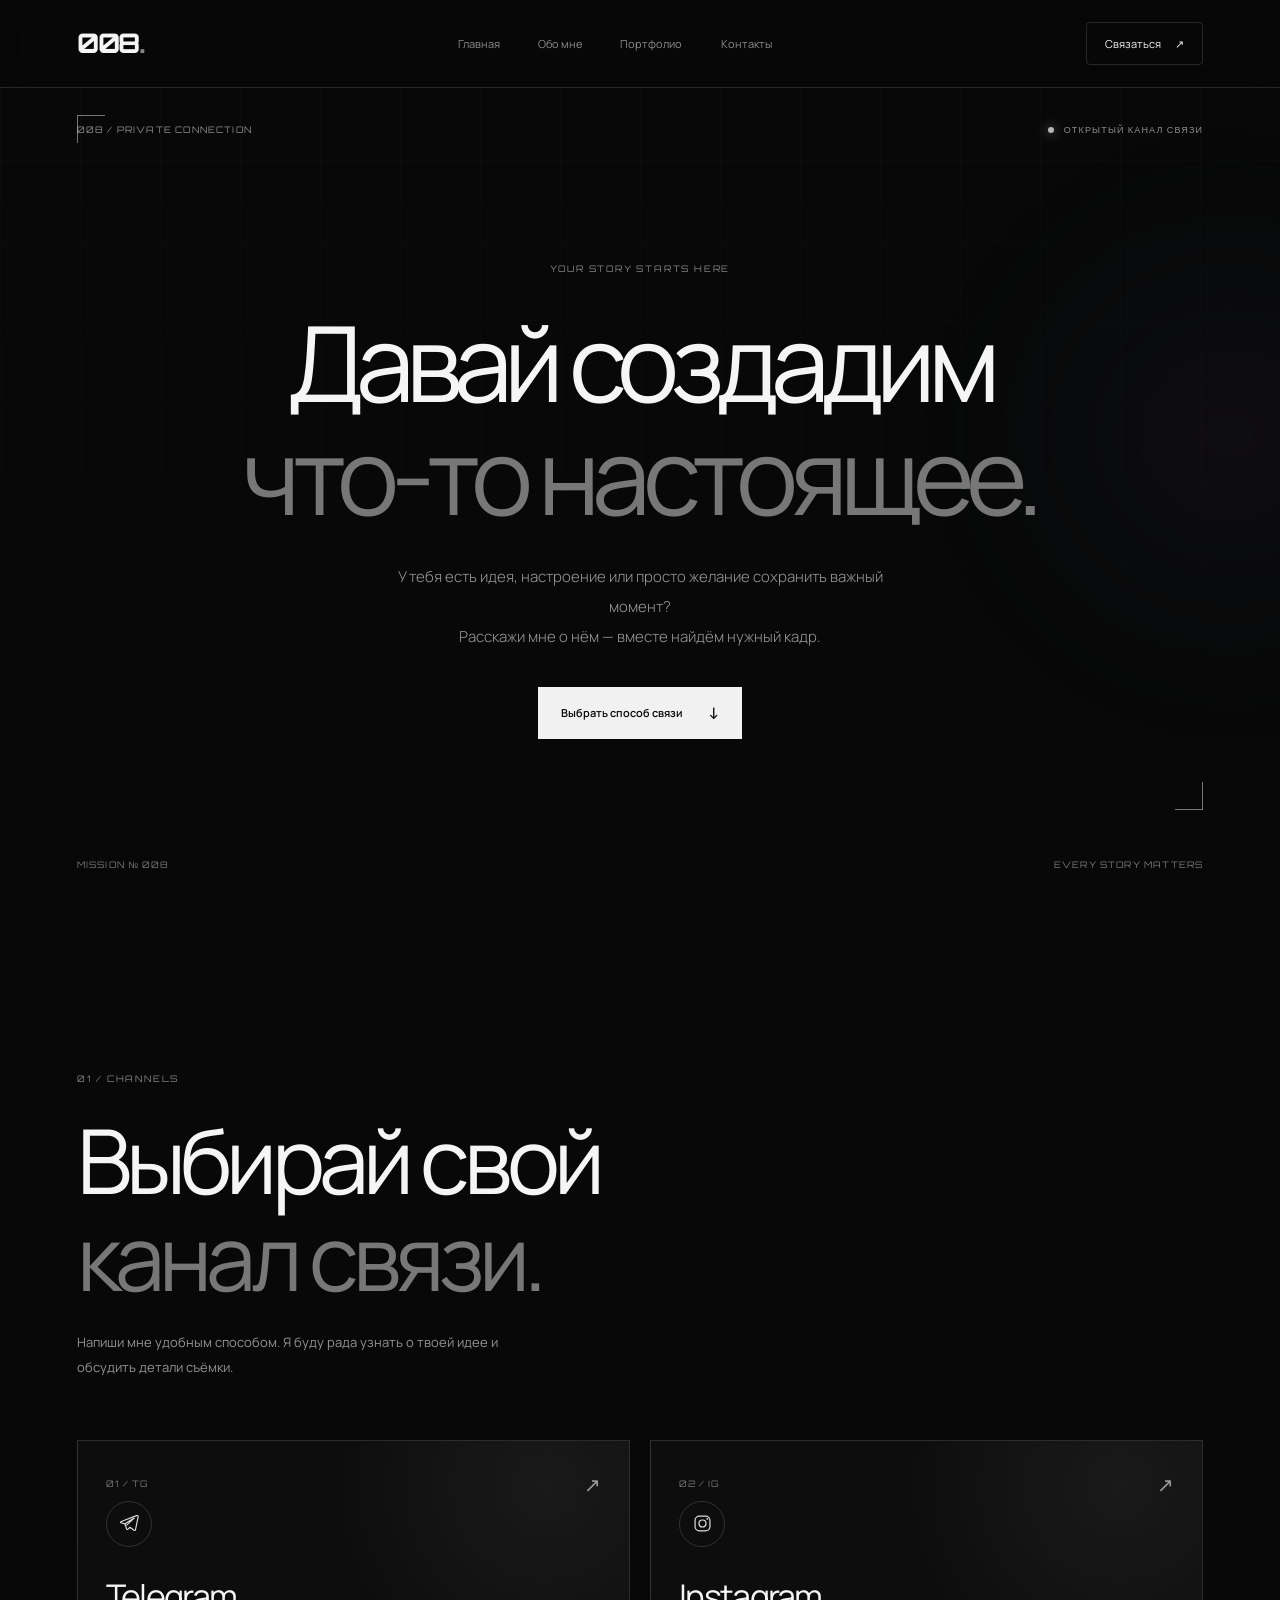
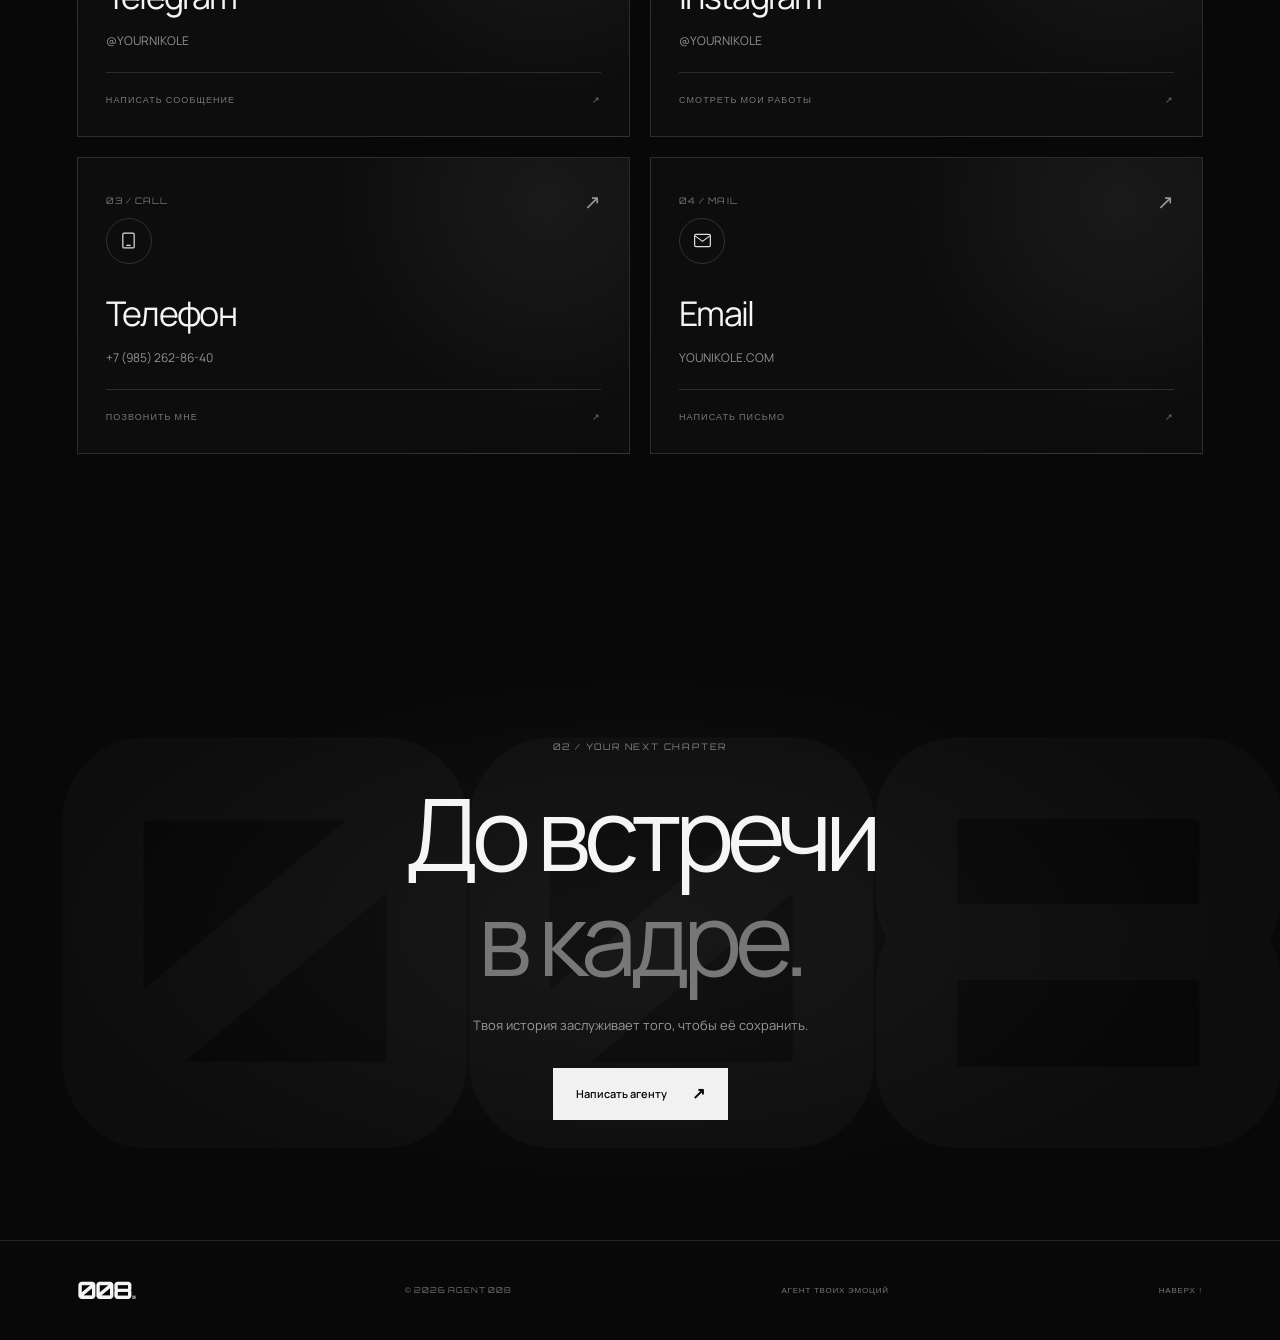
<file: contact.html>
<!DOCTYPE html>
<html lang="ru">
<head>
    <meta charset="UTF-8">
    <meta name="viewport" content="width=device-width, initial-scale=1.0">

    <meta
        name="description"
        content="Обсудить съёмку с фотографом Никой — AGENT 008."
    >

    <meta name="theme-color" content="#080808">

    <title>Обсудить съёмку — AGENT 008</title>

    <!-- Основные стили сайта -->
    <link rel="stylesheet" href="style.css">

    <!-- Стили страницы контактов -->
    <link rel="stylesheet" href="contact.css">

    <!-- Шрифты основного сайта -->
    <link rel="preconnect" href="https://fonts.googleapis.com">
    <link rel="preconnect" href="https://fonts.gstatic.com" crossorigin>

    <link
        href="https://fonts.googleapis.com/css2?family=Manrope:wght@300;400;500;600;700;800&family=Orbitron:wght@400;500;600;700;800&display=swap"
        rel="stylesheet"
    >

    <script src="script.js" defer></script>
    <script src="contact.js" defer></script>
</head>

<body class="contact-page">

    <!-- Экран загрузки в стиле основного сайта -->
    <div class="loader" id="loader" aria-hidden="true">
        <div class="loader__content">
            <span class="loader__number">008</span>
            <div class="loader__line"></div>
            <span class="loader__text">УСТАНОВЛЕНИЕ СВЯЗИ</span>
        </div>
    </div>

    <div class="ambient-light" aria-hidden="true"></div>

    <!-- ШАПКА: сохраняем исходные классы и структуру -->
    <header class="header" id="header">

        <a href="index.html#home" class="header__logo"
           aria-label="008 — Главная">
            008<span>.</span>
        </a>

        <nav class="navigation" id="navigation">

            <a href="index.html#home" class="navigation__link">
                Главная
            </a>

            <a href="index.html#about" class="navigation__link">
                Обо мне
            </a>

            <a href="index.html#portfolio" class="navigation__link">
                Портфолио
            </a>

            <a href="index.html#contact"
               class="navigation__link active">
                Контакты
            </a>

        </nav>

        <a href="#contact-options" class="header__button">
            Связаться <span>↗</span>
        </a>

        <button
            class="menu-toggle"
            id="menuToggle"
            aria-label="Открыть меню"
            aria-expanded="false"
            aria-controls="navigation"
        >
            <span></span>
            <span></span>
        </button>

    </header>


    <main>

        <!-- ГЛАВНЫЙ ЭКРАН -->
        <section class="contact-hero">

            <div class="contact-hero__grid" aria-hidden="true"></div>

            <div class="contact-hero__corner contact-hero__corner--left"
                 aria-hidden="true"></div>

            <div class="contact-hero__corner contact-hero__corner--right"
                 aria-hidden="true"></div>

            <div class="contact-hero__topline">
                <span>008 / PRIVATE CONNECTION</span>

                <span class="contact-hero__status">
                    <span class="status__dot"></span>
                    ОТКРЫТЫЙ КАНАЛ СВЯЗИ
                </span>
            </div>

            <div class="contact-hero__content">

                <span class="eyebrow contact-hero__eyebrow">
                    YOUR STORY STARTS HERE
                </span>

                <h1 class="contact-hero__title">
                    Давай создадим<br>
                    <span>что-то настоящее.</span>
                </h1>

                <p class="contact-hero__description">
                    У тебя есть идея, настроение или просто желание
                    сохранить важный момент?
                    <br>
                    Расскажи мне о нём — вместе найдём нужный кадр.
                </p>

                <a href="#contact-options"
                   class="button button--primary contact-hero__button">

                    <span>Выбрать способ связи</span>
                    <span class="button__icon">↓</span>

                </a>

            </div>

            <div class="contact-hero__bottomline">
                <span>MISSION № 008</span>
                <span>EVERY STORY MATTERS</span>
            </div>

        </section>


        <!-- СПОСОБЫ СВЯЗИ -->
        <section class="contact-options section" id="contact-options">

            <div class="contact-options__heading reveal">

                <span class="eyebrow">
                    01 / CHANNELS
                </span>

                <h2>
                    Выбирай свой<br>
                    <span>канал связи.</span>
                </h2>

                <p>
                    Напиши мне удобным способом.
                    Я буду рада узнать о твоей идее и обсудить детали съёмки.
                </p>

            </div>


            <div class="contact-cards">

                <!-- TELEGRAM -->
                <a
                    class="contact-card reveal"
                    href="https://t.me/YOUR_TELEGRAM"
                    target="_blank"
                    rel="noopener noreferrer"
                >

                    <div class="contact-card__top">
                        <span class="contact-card__index">01 / TG</span>
                        <span class="contact-card__arrow">↗</span>
                    </div>

                    <div class="contact-card__icon" aria-hidden="true">
                        <svg viewBox="0 0 24 24" fill="none">
                            <path
                                d="M21 3 3.8 9.7c-1.2.5-1.2 1.2-.2 1.5l4.4 1.4 1.7 5.3c.2.7.1 1 .8 1 .5 0 .7-.2 1-.5l2.2-2.1 4.6 3.4c.9.5 1.5.2 1.7-.8L23 4.5C23.3 3.2 22.5 2.6 21 3Z"
                                stroke="currentColor"
                                stroke-width="1.3"
                                stroke-linejoin="round"
                            />
                            <path
                                d="m8 12.4 10.5-6.6-8.6 8"
                                stroke="currentColor"
                                stroke-width="1.3"
                                stroke-linecap="round"
                                stroke-linejoin="round"
                            />
                        </svg>
                    </div>

                    <div class="contact-card__body">
                        <h3>Telegram</h3>
                        <p>@YOURNIKOLE</p>
                    </div>

                    <div class="contact-card__bottom">
                        <span>НАПИСАТЬ СООБЩЕНИЕ</span>
                        <span>↗</span>
                    </div>

                </a>


                <!-- INSTAGRAM -->
                <a
                    class="contact-card reveal"
                    href="https://www.instagram.com/YOUR_INSTAGRAM/"
                    target="_blank"
                    rel="noopener noreferrer"
                >

                    <div class="contact-card__top">
                        <span class="contact-card__index">02 / IG</span>
                        <span class="contact-card__arrow">↗</span>
                    </div>

                    <div class="contact-card__icon" aria-hidden="true">
                        <svg viewBox="0 0 24 24" fill="none">
                            <rect
                                x="3.5" y="3.5"
                                width="17" height="17"
                                rx="5"
                                stroke="currentColor"
                                stroke-width="1.4"
                            />
                            <circle
                                cx="12" cy="12"
                                r="4"
                                stroke="currentColor"
                                stroke-width="1.4"
                            />
                            <circle
                                cx="17.5" cy="6.8"
                                r="1"
                                fill="currentColor"
                            />
                        </svg>
                    </div>

                    <div class="contact-card__body">
                        <h3>Instagram</h3>
                        <p>@YOURNIKOLE</p>
                    </div>

                    <div class="contact-card__bottom">
                        <span>СМОТРЕТЬ МОИ РАБОТЫ</span>
                        <span>↗</span>
                    </div>

                </a>


                <!-- ТЕЛЕФОН -->
                <a
                    class="contact-card reveal"
                    href="tel:+70000000000"
                >

                    <div class="contact-card__top">
                        <span class="contact-card__index">03 / CALL</span>
                        <span class="contact-card__arrow">↗</span>
                    </div>

                    <div class="contact-card__icon" aria-hidden="true">
                        <svg viewBox="0 0 24 24" fill="none">
                            <path
                                d="M7 3.5h10a1.5 1.5 0 0 1 1.5 1.5v14a1.5 1.5 0 0 1-1.5 1.5H7A1.5 1.5 0 0 1 5.5 19V5A1.5 1.5 0 0 1 7 3.5Z"
                                stroke="currentColor"
                                stroke-width="1.4"
                            />
                            <path
                                d="M10 17.5h4"
                                stroke="currentColor"
                                stroke-width="1.4"
                                stroke-linecap="round"
                            />
                        </svg>
                    </div>

                    <div class="contact-card__body">
                        <h3>Телефон</h3>
                        <p>+7 (985) 262-86-40</p>
                    </div>

                    <div class="contact-card__bottom">
                        <span>ПОЗВОНИТЬ МНЕ</span>
                        <span>↗</span>
                    </div>

                </a>


                <!-- EMAIL -->
                <a
                    class="contact-card reveal"
                    href="mailto:hello@example.com"
                >

                    <div class="contact-card__top">
                        <span class="contact-card__index">04 / MAIL</span>
                        <span class="contact-card__arrow">↗</span>
                    </div>

                    <div class="contact-card__icon" aria-hidden="true">
                        <svg viewBox="0 0 24 24" fill="none">
                            <rect
                                x="3" y="5"
                                width="18" height="14"
                                rx="1.5"
                                stroke="currentColor"
                                stroke-width="1.4"
                            />
                            <path
                                d="m4 7 8 6 8-6"
                                stroke="currentColor"
                                stroke-width="1.4"
                                stroke-linecap="round"
                                stroke-linejoin="round"
                            />
                        </svg>
                    </div>

                    <div class="contact-card__body">
                        <h3>Email</h3>
                        <p>YOUNIKOLE.COM</p>
                    </div>

                    <div class="contact-card__bottom">
                        <span>НАПИСАТЬ ПИСЬМО</span>
                        <span>↗</span>
                    </div>

                </a>

            </div>

        </section>


        <!-- ФИНАЛЬНЫЙ БЛОК -->
        <section class="contact-finale">

            <span class="eyebrow reveal">
                02 / YOUR NEXT CHAPTER
            </span>

            <div class="contact-finale__number" aria-hidden="true">
                008
            </div>

            <h2 class="reveal">
                До встречи<br>
                <span>в кадре.</span>
            </h2>

            <p class="reveal">
                Твоя история заслуживает того, чтобы её сохранить.
            </p>

            <a
                href="https://t.me/YOUR_TELEGRAM"
                target="_blank"
                rel="noopener noreferrer"
                class="button button--primary reveal"
            >
                <span>Написать агенту</span>
                <span class="button__icon">↗</span>
            </a>

        </section>

    </main>


    <!-- ПОДВАЛ: та же структура, что на главной -->
    <footer class="footer">

        <a href="index.html#home" class="footer__logo">
            008<span>.</span>
        </a>

        <p class="footer__copyright">
            © <span id="currentYear"></span> AGENT 008
        </p>

        <p class="footer__tagline">
            АГЕНТ ТВОИХ ЭМОЦИЙ
        </p>

        <a href="index.html#home" class="footer__top">
            НАВЕРХ ↑
        </a>

    </footer>

</body>
</html>
</file>
<file: style.css>
/* =====================================================
   AGENT 008
   ГЛАВНЫЙ ФАЙЛ ДИЗАЙНА

   Здесь можно менять:
   цвета, размеры, шрифты, расстояния и эффекты.
===================================================== */


/* =====================================================
   01. ГЛАВНЫЕ НАСТРОЙКИ
===================================================== */

:root {

    /* ЦВЕТА */

    --color-background: #080808;
    --color-surface: #111111;
    --color-surface-light: #1a1a1a;

    --color-text: #f5f5f5;
    --color-text-muted: #8d8d8d;

    --color-accent: #d9d9d9;
    --color-border: rgba(255, 255, 255, 0.13);


    /* ШРИФТЫ */

    --font-main: "Manrope", sans-serif;
    --font-display: "Orbitron", sans-serif;


    /* РАЗМЕРЫ */

    --page-padding: clamp(20px, 6vw, 100px);

    --header-height: 88px;

    --content-width: 1440px;


    /* СКРУГЛЕНИЯ */

    --radius-small: 4px;
    --radius-medium: 12px;
    --radius-large: 24px;


    /* АНИМАЦИИ */

    --transition-fast: 0.25s ease;
    --transition-medium: 0.5s ease;
    --transition-slow: 0.9s cubic-bezier(0.2, 0.7, 0.2, 1);


    /* НАСТРОЙКИ ОБЪЕКТА: ЦИФРЫ 008 */

    --number-size: clamp(110px, 24vw, 340px);

    --number-spacing: -0.08em;


    /* НАСТРОЙКИ ОБЪЕКТА: ОБЪЕКТИВ */

    --lens-size: clamp(180px, 35vw, 480px);

    --lens-opacity: 0.65;

    --lens-speed: 12s;


    /* СВЕЧЕНИЕ */

    --glow-opacity: 0.45;

}


/* =====================================================
   02. СБРОС СТИЛЕЙ
===================================================== */

* {
    margin: 0;
    padding: 0;
    box-sizing: border-box;
}

html {
    scroll-behavior: smooth;
    scroll-padding-top: var(--header-height);
}

body {

    background: var(--color-background);

    color: var(--color-text);

    font-family: var(--font-main);

    font-size: 14px;

    line-height: 1.6;

    overflow-x: hidden;

    -webkit-font-smoothing: antialiased;

}

body.menu-open {
    overflow: hidden;
}

a {
    color: inherit;
    text-decoration: none;
}

button {
    font: inherit;
}

button,
a {
    -webkit-tap-highlight-color: transparent;
}

button:focus-visible,
a:focus-visible {
    outline: 2px solid white;
    outline-offset: 5px;
}

img {
    display: block;
    max-width: 100%;
}

::selection {
    background: white;
    color: black;
}


/* =====================================================
   03. ЭКРАН ЗАГРУЗКИ
===================================================== */

.loader {

    position: fixed;

    inset: 0;

    z-index: 9999;

    display: grid;

    place-items: center;

    background: #050505;

    transition:
        opacity 0.8s ease,
        visibility 0.8s ease;

}

.loader.is-hidden {

    opacity: 0;

    visibility: hidden;

    pointer-events: none;

}

.loader__content {

    display: flex;

    flex-direction: column;

    align-items: center;

    gap: 22px;

}

.loader__number {

    font-family: var(--font-display);

    font-size: clamp(60px, 15vw, 130px);

    font-weight: 800;

    letter-spacing: -0.09em;

    padding-right: 0.09em;

    color: #e9e9e9;

    background:
        linear-gradient(
            120deg,
            #656565 0%,
            #ffffff 22%,
            #777777 38%,
            #ffffff 50%,
            #888888 68%,
            #f5f5f5 82%,
            #5c5c5c 100%
        );

    background-size: 250% 100%;

    -webkit-background-clip: text;

    background-clip: text;

    -webkit-text-fill-color: transparent;

    animation: chromeFlow 3s linear infinite;

}

.loader__line {

    width: 180px;

    height: 1px;

    background: rgba(255, 255, 255, 0.15);

    overflow: hidden;

    position: relative;

}

.loader__line::after {

    content: "";

    position: absolute;

    inset: 0;

    background: white;

    transform: translateX(-100%);

    animation: loadingLine 1.2s ease forwards;

}

.loader__text {

    font-family: var(--font-display);

    font-size: 9px;

    letter-spacing: 0.22em;

    color: var(--color-text-muted);

}


/* =====================================================
   04. ОБЩИЕ СВЕТОВЫЕ ЭФФЕКТЫ
===================================================== */

.ambient-light {

    position: fixed;

    z-index: -1;

    top: 15%;

    right: -250px;

    width: 600px;

    height: 600px;

    border-radius: 50%;

    background:
        radial-gradient(
            circle,
            rgba(94, 70, 110, 0.09) 0%,
            rgba(52, 80, 110, 0.04) 35%,
            transparent 70%
        );

    filter: blur(30px);

    pointer-events: none;

}


/* =====================================================
   05. ШАПКА
===================================================== */

.header {

    position: absolute;

    top: 0;

    left: 0;

    width: 100%;

    height: var(--header-height);

    padding: 0 var(--page-padding);

    display: flex;

    align-items: center;

    justify-content: space-between;

    border-bottom: 1px solid var(--color-border);

    z-index: 100;

    background: rgba(8, 8, 8, 0.35);

    backdrop-filter: blur(15px);

}

.header__logo {

    font-family: var(--font-display);

    font-size: 27px;

    font-weight: 800;

    letter-spacing: -0.08em;

}

.header__logo span,
.footer__logo span {
    color: #858585;
}

.navigation {

    display: flex;

    align-items: center;

    gap: clamp(18px, 3vw, 48px);

}

.navigation__link {

    position: relative;

    color: var(--color-text-muted);

    font-size: 11px;

    transition: color var(--transition-fast);

}

.navigation__link::after {

    content: "";

    position: absolute;

    left: 0;

    bottom: -8px;

    width: 100%;

    height: 1px;

    background: white;

    transform: scaleX(0);

    transform-origin: right;

    transition: transform var(--transition-fast);

}

.navigation__link:hover,
.navigation__link.active {

    color: white;

}

.navigation__link:hover::after,
.navigation__link.active::after {

    transform: scaleX(1);

    transform-origin: left;

}

.header__button {

    display: flex;

    align-items: center;

    gap: 14px;

    padding: 12px 18px;

    border: 1px solid var(--color-border);

    border-radius: var(--radius-small);

    font-size: 11px;

    transition:
        background var(--transition-fast),
        color var(--transition-fast),
        border-color var(--transition-fast);

}

.header__button span {

    transition: transform var(--transition-fast);

}

.header__button:hover {

    color: black;

    background: white;

    border-color: white;

}

.header__button:hover span {

    transform: translate(3px, -3px);

}

.menu-toggle {

    display: none;

    border: none;

    background: none;

    color: white;

    cursor: pointer;

}


/* =====================================================
   06. ГЛАВНЫЙ ЭКРАН
===================================================== */

.hero {

    min-height: 100svh;

    position: relative;

    display: flex;

    flex-direction: column;

    justify-content: space-between;

    padding:
        calc(var(--header-height) + 35px)
        var(--page-padding)
        28px;

    overflow: hidden;

    isolation: isolate;

}

.hero__grid {

    position: absolute;

    inset: 0;

    z-index: -2;

    background-image:
        linear-gradient(
            rgba(255, 255, 255, 0.025) 1px,
            transparent 1px
        ),
        linear-gradient(
            90deg,
            rgba(255, 255, 255, 0.025) 1px,
            transparent 1px
        );

    background-size: 80px 80px;

    mask-image:
        linear-gradient(
            to bottom,
            black,
            transparent 90%
        );

    pointer-events: none;

}

.hero__corner {

    position: absolute;

    width: 28px;

    height: 28px;

    opacity: 0.5;

    pointer-events: none;

}

.hero__corner--left {

    left: var(--page-padding);

    top: 115px;

    border-top: 1px solid white;

    border-left: 1px solid white;

}

.hero__corner--right {

    right: var(--page-padding);

    bottom: 90px;

    border-right: 1px solid white;

    border-bottom: 1px solid white;

}

.hero__topline,
.hero__bottomline {

    position: relative;

    z-index: 2;

    display: flex;

    justify-content: space-between;

    align-items: center;

    gap: 20px;

    font-family: var(--font-display);

    font-size: 9px;

    letter-spacing: 0.15em;

    color: var(--color-text-muted);

}

.status {

    display: flex;

    align-items: center;

    gap: 10px;

}

.status__dot {

    width: 6px;

    height: 6px;

    border-radius: 50%;

    background: #b7b7b7;

    box-shadow: 0 0 12px rgba(255, 255, 255, 0.6);

    animation: statusPulse 2s ease-in-out infinite;

}

.hero__main {

    width: 100%;

    max-width: var(--content-width);

    margin: 55px auto 65px;

    position: relative;

    z-index: 2;

    text-align: center;

}

.hero__number-wrap {

    position: relative;

    display: inline-flex;

    justify-content: center;

    align-items: center;

    margin-bottom: 15px;

}

.hero__number {

    position: relative;

    z-index: 1;

    font-family: var(--font-display);

    font-size: var(--number-size);

    font-weight: 800;

    line-height: 0.95;

    letter-spacing: var(--number-spacing);

    padding-right: 0.08em;

    color: #d9d9d9;

    background:
        linear-gradient(
            115deg,
            #626262 0%,
            #ffffff 15%,
            #858585 28%,
            #f8f8f8 40%,
            #777777 51%,
            #ffffff 65%,
            #777777 80%,
            #eeeeee 100%
        );

    background-size: 240% 100%;

    -webkit-background-clip: text;

    background-clip: text;

    -webkit-text-fill-color: transparent;

    filter:
        drop-shadow(0 0 1px rgba(255, 255, 255, 0.4))
        drop-shadow(0 15px 40px rgba(255, 255, 255, 0.05));

    animation:
        chromeFlow 8s linear infinite,
        numberAppear 1.2s cubic-bezier(0.16, 1, 0.3, 1) both;

}

.hero__side-note {

    position: absolute;

    top: 50%;

    z-index: 2;

    font-family: var(--font-display);

    font-size: 8px;

    line-height: 1.8;

    letter-spacing: 0.18em;

    color: #777;

    text-align: left;

}

.hero__side-note--left {

    right: calc(100% + 25px);

    transform: translateY(-50%);

}

.hero__side-note--right {

    left: calc(100% + 25px);

    transform: translateY(-50%);

}

.hero__lens-flare {

    position: absolute;

    z-index: 3;

    top: 45%;

    left: 0;

    width: 100%;

    height: 2px;

    background:
        linear-gradient(
            90deg,
            transparent,
            rgba(255, 255, 255, 0.8),
            transparent
        );

    filter: blur(2px);

    opacity: 0;

    pointer-events: none;

    animation: lensFlare 1.5s ease 1.2s forwards;

}

.hero__signature {

    display: flex;

    justify-content: center;

    align-items: center;

    gap: 20px;

    margin-top: 22px;

}

.hero__signature p {

    font-size: clamp(12px, 1.3vw, 16px);

    font-weight: 500;

    letter-spacing: 0.3em;

}

.hero__signature-line {

    display: block;

    width: clamp(20px, 4vw, 65px);

    height: 1px;

    background: linear-gradient(
        90deg,
        transparent,
        #777
    );

}

.hero__signature-line:last-child {

    transform: rotate(180deg);

}

.hero__description {

    margin-top: 25px;

    font-size: clamp(13px, 1.5vw, 16px);

    line-height: 1.9;

    color: #999;

    font-weight: 300;

}

.hero__actions {

    margin-top: 34px;

    display: flex;

    justify-content: center;

    align-items: center;

    gap: 25px;

}


/* =====================================================
   07. КНОПКИ
===================================================== */

.button {

    min-height: 52px;

    display: inline-flex;

    align-items: center;

    justify-content: center;

    gap: 25px;

    padding: 0 22px;

    font-size: 11px;

    font-weight: 600;

    border: 1px solid transparent;

    cursor: pointer;

    transition:
        transform var(--transition-fast),
        background var(--transition-fast),
        color var(--transition-fast),
        border-color var(--transition-fast);

}

.button:hover {

    transform: translateY(-3px);

}

.button:active {

    transform: translateY(-1px) scale(0.98);

}

.button--primary {

    position: relative;

    overflow: hidden;

    color: #080808;

    background: #f1f1f1;

    border-color: #f1f1f1;

}

.button--primary::before {

    content: "";

    position: absolute;

    top: -100%;

    left: -60%;

    width: 35%;

    height: 300%;

    background: rgba(255, 255, 255, 0.8);

    transform: rotate(25deg);

    transition: left 0.6s ease;

}

.button--primary:hover::before {

    left: 130%;

}

.button--primary > span {

    position: relative;

    z-index: 1;

}

.button__icon {

    font-size: 16px;

    transition: transform var(--transition-fast);

}

.button--primary:hover .button__icon {

    transform: translate(3px, -3px);

}

.button--text {

    color: #aaa;

    background: transparent;

    border-color: transparent;

}

.button--text:hover {

    color: white;

}

.button--text span {

    transition: transform var(--transition-fast);

}

.button--text:hover span {

    transform: translateY(3px);

}


/* =====================================================
   08. ОБЪЕКТИВ
===================================================== */

.lens {

    position: absolute;

    z-index: -1;

    top: 50%;

    left: 50%;

    width: var(--lens-size);

    aspect-ratio: 1;

    opacity: var(--lens-opacity);

    transform: translate(-50%, -50%);

    pointer-events: none;

    animation: lensFloat 8s ease-in-out infinite;

}

.lens__ring {

    position: absolute;

    inset: 0;

    border-radius: 50%;

}

.lens__ring--outer {

    border: 1px solid rgba(255, 255, 255, 0.08);

    box-shadow:
        0 0 50px rgba(255, 255, 255, 0.02),
        inset 0 0 50px rgba(255, 255, 255, 0.02);

}

.lens__ring--middle {

    inset: 9%;

    border: 1px solid rgba(255, 255, 255, 0.13);

    background:
        conic-gradient(
            from 0deg,
            transparent,
            rgba(100, 130, 255, 0.13),
            transparent,
            rgba(255, 100, 190, 0.12),
            transparent,
            rgba(80, 230, 220, 0.12),
            transparent
        );

    animation: lensRotate 30s linear infinite;

}

.lens__ring--inner {

    inset: 21%;

    border: 1px solid rgba(255, 255, 255, 0.12);

    box-shadow:
        inset 0 0 35px rgba(255, 255, 255, 0.025),
        0 0 35px rgba(255, 255, 255, 0.02);

}

.lens__glass {

    position: absolute;

    inset: 28%;

    overflow: hidden;

    border-radius: 50%;

    border: 1px solid rgba(255, 255, 255, 0.15);

    background:
        radial-gradient(
            circle at 35% 30%,
            rgba(255, 255, 255, 0.12),
            transparent 25%
        ),
        radial-gradient(
            circle at center,
            #111 0%,
            #070707 55%,
            #171717 100%
        );

    box-shadow:
        inset 0 0 30px rgba(255, 255, 255, 0.06),
        0 0 60px rgba(0, 0, 0, 0.6);

}

.lens__reflection {

    position: absolute;

    inset: -50%;

    background:
        conic-gradient(
            from 30deg,
            transparent 0deg,
            rgba(90, 130, 255, 0.1) 60deg,
            transparent 90deg,
            rgba(255, 80, 190, 0.12) 170deg,
            transparent 210deg,
            rgba(80, 255, 230, 0.1) 280deg,
            transparent 320deg
        );

    filter: blur(12px);

    animation: lensRotate var(--lens-speed) linear infinite;

}

.lens__iris {

    position: absolute;

    inset: 30%;

    border-radius: 50%;

    border: 1px solid rgba(255, 255, 255, 0.13);

    box-shadow: 0 0 25px rgba(255, 255, 255, 0.04);

}

.lens__spark {

    position: absolute;

    top: 24%;

    right: 18%;

    width: 5px;

    height: 5px;

    border-radius: 50%;

    background: white;

    box-shadow:
        0 0 10px white,
        0 0 25px rgba(180, 200, 255, 0.8);

    animation: sparkPulse 3s ease-in-out infinite;

}


/* =====================================================
   09. НИЖНЯЯ ПОЛОСА ГЛАВНОГО ЭКРАНА
===================================================== */

.scroll-indicator {

    display: flex;

    align-items: center;

    gap: 12px;

    color: #aaa;

    transition: color var(--transition-fast);

}

.scroll-indicator:hover {

    color: white;

}

.scroll-indicator__arrow {

    font-size: 17px;

    animation: arrowBounce 1.5s ease-in-out infinite;

}


/* =====================================================
   10. ОБЩИЕ СЕКЦИИ
===================================================== */

.section {

    position: relative;

    padding:
        clamp(100px, 13vw, 190px)
        var(--page-padding);

}

.section__heading {

    max-width: var(--content-width);

    margin: 0 auto 75px;

}

.eyebrow {

    display: inline-block;

    margin-bottom: 25px;

    font-family: var(--font-display);

    font-size: 9px;

    letter-spacing: 0.2em;

    color: #858585;

}

.section__heading h2,
.contact__main h2 {

    font-size: clamp(42px, 7vw, 100px);

    font-weight: 400;

    line-height: 1.08;

    letter-spacing: -0.065em;

}

.section__heading h2 span,
.contact__main h2 span {

    color: #777;

}

.section__description {

    max-width: 420px;

    margin-top: 25px;

    color: #929292;

    font-size: 13px;

    line-height: 1.9;

}


/* =====================================================
   11. ОБО МНЕ
===================================================== */

.about__content {
    max-width: var(--content-width);
    width: 100%;
    margin: 0 auto;

    display: grid;
    grid-template-columns: minmax(0, 1fr) minmax(0, 0.8fr);

    align-items: center;
    gap: clamp(30px, 6vw, 90px);
}

.about__visual {
    width: 100%;
    min-width: 0;
}

.about__text {
    width: 100%;
    max-width: 500px;
    min-width: 0;
    justify-self: start;
}


.about__frame {

    position: relative;

    padding: 15px;

    border: 1px solid var(--color-border);

}

.about__placeholder {

    aspect-ratio: 4 / 5;

    display: flex;

    flex-direction: column;

    align-items: center;

    justify-content: center;

    gap: 15px;

    overflow: hidden;

    background:
        radial-gradient(
            ellipse at 50% 30%,
            rgba(255, 255, 255, 0.1),
            transparent 60%
        ),
        linear-gradient(
            145deg,
            #252525,
            #0b0b0b 65%
        );

}

.about__placeholder-number {

    font-family: var(--font-display);

    font-size: clamp(70px, 12vw, 140px);

    font-weight: 800;

    letter-spacing: -0.1em;

    color: #d9d9d9;

    opacity: 0.7;

}

.about__placeholder-text {

    text-align: center;

    font-family: var(--font-display);

    font-size: 9px;

    letter-spacing: 0.2em;

    color: #777;

}

.about__frame-label {

    display: block;

    padding-top: 14px;

    font-family: var(--font-display);

    font-size: 8px;

    letter-spacing: 0.13em;

    color: #777;

}

.about__text {

    max-width: 500px;

}

.about__small-title {

    display: inline-block;

    margin-bottom: 25px;

    font-size: 10px;

    letter-spacing: 0.2em;

    color: #999;

}

.about__lead {

    margin-bottom: 25px;

    font-size: clamp(22px, 2.7vw, 35px);

    line-height: 1.5;

    letter-spacing: -0.04em;

}

.about__paragraph {

    margin-bottom: 18px;

    color: #999;

    font-size: 13px;

    line-height: 2;

}

.about__signature {

    display: flex;

    justify-content: space-between;

    align-items: center;

    margin-top: 45px;

    padding-top: 20px;

    border-top: 1px solid var(--color-border);

}

.about__signature > span:first-child {

    font-family: var(--font-display);

    font-size: 12px;

    letter-spacing: 0.1em;

}

.about__signature-symbol {

    font-size: 25px;

    color: #888;

}


/* =====================================================
   12. ПОРТФОЛИО
===================================================== */

.portfolio {

    background:
        linear-gradient(
            180deg,
            #080808 0%,
            #0d0d0d 50%,
            #080808 100%
        );

}

.portfolio__grid {

    max-width: var(--content-width);

    margin: 0 auto;

    display: grid;

    grid-template-columns: repeat(2, minmax(0, 1fr));

    gap: clamp(30px, 5vw, 75px) clamp(20px, 4vw, 55px);

}

.photo-card {

    min-width: 0;

}

.photo-card--large {

    margin-top: 0;

}

.photo-card--small {

    margin-top: 100px;

}

.photo-card__image {

    position: relative;

    overflow: hidden;

    aspect-ratio: 4 / 5;

    background: #161616;

}

.photo-card--small .photo-card__image {

    aspect-ratio: 4 / 5;

}

.photo-card__image img {

    width: 100%;

    height: 100%;

    object-fit: cover;

    filter: saturate(0.75) brightness(0.8);

    transform: scale(1.001);

    transition:
        transform 1s cubic-bezier(0.2, 0.7, 0.2, 1),
        filter 0.7s ease;

}

.photo-card__image::after {

    content: "";

    position: absolute;

    inset: 0;

    background:
        linear-gradient(
            180deg,
            transparent 55%,
            rgba(0, 0, 0, 0.35)
        );

    pointer-events: none;

}

.photo-card:hover .photo-card__image img {

    transform: scale(1.055);

    filter: saturate(1) brightness(1);

}

.photo-card__index {

    position: absolute;

    top: 20px;

    left: 20px;

    z-index: 2;

    font-family: var(--font-display);

    font-size: 10px;

    letter-spacing: 0.15em;

    color: white;

}

.photo-card__zoom {

    position: absolute;

    right: 20px;

    bottom: 20px;

    z-index: 2;

    width: 38px;

    height: 38px;

    display: grid;

    place-items: center;

    border: 1px solid rgba(255, 255, 255, 0.6);

    border-radius: 50%;

    background: rgba(0, 0, 0, 0.15);

    backdrop-filter: blur(8px);

    transition:
        background var(--transition-fast),
        color var(--transition-fast);

}

.photo-card:hover .photo-card__zoom {

    color: black;

    background: white;

}

.photo-card__info {

    display: flex;

    align-items: flex-start;

    justify-content: space-between;

    gap: 15px;

    padding-top: 22px;

}

.photo-card__info h3 {

    font-size: clamp(18px, 2vw, 25px);

    font-weight: 400;

    letter-spacing: -0.04em;

}

.photo-card__info p {

    margin-top: 6px;

    color: #858585;

    font-size: 11px;

}

.photo-card__category {

    padding-top: 7px;

    font-family: var(--font-display);

    font-size: 8px;

    letter-spacing: 0.1em;

    color: #777;

    white-space: nowrap;

}

.portfolio__note {

    max-width: var(--content-width);

    margin: 70px auto 0;

    padding: 20px;

    display: flex;

    align-items: center;

    gap: 15px;

    border: 1px solid var(--color-border);

    color: #999;

    font-size: 11px;

}

.portfolio__note-symbol {

    font-size: 20px;

    color: #ddd;

}


/* =====================================================
   13. НАПРАВЛЕНИЯ СЪЁМОК
===================================================== */

.services__list {

    max-width: var(--content-width);

    margin: 0 auto;

    border-top: 1px solid var(--color-border);

}

.service {

    min-height: 125px;

    display: grid;

    grid-template-columns: 70px 1fr 1fr 35px;

    align-items: center;

    gap: 20px;

    border-bottom: 1px solid var(--color-border);

    transition:
        padding var(--transition-medium),
        background var(--transition-medium);

}

.service:hover {

    padding-left: 20px;

    padding-right: 20px;

    background: rgba(255, 255, 255, 0.025);

}

.service__number {

    font-family: var(--font-display);

    font-size: 10px;

    color: #777;

}

.service__name {

    font-size: clamp(20px, 3vw, 36px);

    font-weight: 400;

    letter-spacing: -0.05em;

}

.service__description {

    color: #858585;

    font-size: 12px;

}

.service__arrow {

    font-size: 21px;

    text-align: right;

    transition: transform var(--transition-fast);

}

.service:hover .service__arrow {

    transform: translate(4px, -4px);

}


/* =====================================================
   14. КОНТАКТЫ
===================================================== */

.contact {

    min-height: 75vh;

    display: flex;

    flex-direction: column;

    justify-content: center;

    overflow: hidden;

    background:
        radial-gradient(
            ellipse at 75% 70%,
            rgba(100, 100, 100, 0.07),
            transparent 50%
        );

}

.contact__main {

    position: relative;

    z-index: 2;

    max-width: var(--content-width);

    width: 100%;

    margin: 0 auto;

}

.contact__main h2 {

    font-size: clamp(45px, 8vw, 115px);

}

.contact__main > p {

    margin-top: 30px;

    max-width: 400px;

    color: #999;

    font-size: 13px;

    line-height: 1.9;

}

.contact__button {

    margin-top: 35px;

}

.contact__stamp {

    position: absolute;

    right: -50px;

    bottom: 5%;

    display: flex;

    flex-direction: column;

    align-items: center;

    gap: 10px;

    transform: rotate(-15deg);

    opacity: 0.08;

    pointer-events: none;

}

.contact__stamp span:first-child {

    font-family: var(--font-display);

    font-size: clamp(100px, 22vw, 300px);

    font-weight: 800;

    letter-spacing: -0.1em;

}

.contact__stamp span:last-child {

    font-family: var(--font-display);

    font-size: 10px;

    letter-spacing: 0.2em;

}


/* =====================================================
   15. ПОДВАЛ
===================================================== */

.footer {

    min-height: 100px;

    padding: 25px var(--page-padding);

    display: flex;

    align-items: center;

    justify-content: space-between;

    gap: 20px;

    border-top: 1px solid var(--color-border);

}

.footer__logo {

    font-family: var(--font-display);

    font-size: 24px;

    font-weight: 800;

    letter-spacing: -0.08em;

}

.footer__copyright,
.footer__tagline,
.footer__top {

    font-family: var(--font-display);

    font-size: 8px;

    letter-spacing: 0.1em;

    color: #777;

}

.footer__top {

    transition: color var(--transition-fast);

}

.footer__top:hover {

    color: white;

}


/* =====================================================
   16. АНИМАЦИЯ ПОЯВЛЕНИЯ ЭЛЕМЕНТОВ
===================================================== */

.reveal {

    opacity: 0;

    transform: translateY(30px);

    transition:
        opacity 0.9s ease,
        transform 0.9s cubic-bezier(0.2, 0.7, 0.2, 1);

}

.reveal.is-visible {

    opacity: 1;

    transform: translateY(0);

}


/* =====================================================
   17. KEYFRAMES — АНИМАЦИИ
===================================================== */

@keyframes chromeFlow {

    0% {
        background-position: 100% 50%;
    }

    100% {
        background-position: -140% 50%;
    }

}


@keyframes loadingLine {

    to {
        transform: translateX(0);
    }

}


@keyframes numberAppear {

    from {

        opacity: 0;

        transform: scale(0.92) translateY(15px);

        filter: blur(10px);

    }

    to {

        opacity: 1;

        transform: scale(1) translateY(0);

        filter: blur(0);

    }

}


@keyframes lensFlare {

    0% {

        opacity: 0;

        transform: scaleX(0.1);

    }

    30% {

        opacity: 0.8;

    }

    100% {

        opacity: 0;

        transform: scaleX(1.5);

    }

}


@keyframes lensRotate {

    from {
        transform: rotate(0deg);
    }

    to {
        transform: rotate(360deg);
    }

}


@keyframes lensFloat {

    0%,
    100% {

        margin-top: 0;

    }

    50% {

        margin-top: -15px;

    }

}


@keyframes sparkPulse {

    0%,
    100% {

        opacity: 0.3;

        transform: scale(0.7);

    }

    50% {

        opacity: 1;

        transform: scale(1.5);

    }

}


@keyframes statusPulse {

    0%,
    100% {

        opacity: 0.5;

    }

    50% {

        opacity: 1;

    }

}


@keyframes arrowBounce {

    0%,
    100% {

        transform: translateY(0);

    }

    50% {

        transform: translateY(5px);

    }

}


/* =====================================================
   18. АДАПТАЦИЯ ПОД ПЛАНШЕТЫ
===================================================== */

@media (max-width: 1000px) {

    .hero__side-note {

        display: none;

    }

    .about__content {

        grid-template-columns: 1fr 0.9fr;

        gap: 45px;

    }

    .photo-card__category {

        display: none;

    }

}


/* =====================================================
   19. АДАПТАЦИЯ ПОД ТЕЛЕФОНЫ
===================================================== */

@media (max-width: 700px) {

    :root {

        --header-height: 72px;

        --number-size: clamp(115px, 31vw, 210px);

        --lens-size: 300px;

    }

    .header {

        height: var(--header-height);

    }

    .navigation {

        position: fixed;

        top: var(--header-height);

        left: 0;

        right: 0;

        bottom: 0;

        padding: 50px var(--page-padding);

        display: flex;

        flex-direction: column;

        align-items: flex-start;

        justify-content: flex-start;

        gap: 30px;

        background: rgba(8, 8, 8, 0.98);

        opacity: 0;

        visibility: hidden;

        transform: translateY(-10px);

        transition:
            opacity var(--transition-fast),
            visibility var(--transition-fast),
            transform var(--transition-fast);

    }

    .navigation.is-open {

        opacity: 1;

        visibility: visible;

        transform: translateY(0);

    }

    .navigation__link {

        font-size: 24px;

    }

    .header__button {

        margin-left: auto;

        margin-right: 20px;

        padding: 9px 12px;

    }

    .menu-toggle {

        display: flex;

        flex-direction: column;

        gap: 6px;

        padding: 10px;

    }

    .menu-toggle span {

        display: block;

        width: 23px;

        height: 1px;

        background: white;

        transition: transform var(--transition-fast);

    }

    .menu-toggle.is-active span:first-child {

        transform: translateY(3.5px) rotate(45deg);

    }

    .menu-toggle.is-active span:last-child {

        transform: translateY(-3.5px) rotate(-45deg);

    }

    .hero {

        min-height: 100svh;

        padding-top: calc(var(--header-height) + 25px);

        padding-bottom: 25px;

    }

    .hero__topline,
    .hero__bottomline {

        font-size: 7px;

        letter-spacing: 0.08em;

    }

    .hero__edition,
    .hero__bottomline > span:last-child {

        display: none;

    }

    .hero__main {

        margin: 55px auto;

    }

    .hero__signature {

        gap: 10px;

    }

    .hero__signature p {

        font-size: 10px;

        letter-spacing: 0.17em;

    }

    .hero__actions {

        flex-direction: column;

        gap: 10px;

    }

    .hero__actions .button {

        width: min(100%, 280px);

    }

    .section {

        padding-top: 100px;

        padding-bottom: 100px;

    }

    .section__heading {

        margin-bottom: 45px;

    }

    .about__content {

        grid-template-columns: 1fr;

        gap: 40px;

    }

    .about__visual {

        max-width: 440px;

    }

    .portfolio__grid {

        grid-template-columns: 1fr;

        gap: 40px;

    }

    .photo-card--small {

        margin-top: 0;

    }

    .photo-card__category {

        display: block;

    }

    .service {

        min-height: 100px;

        grid-template-columns: 35px 1fr 25px;

        gap: 12px;

    }

    .service__description {

        display: none;

    }

    .service__name {

        font-size: 23px;

    }

    .contact {

        min-height: 65vh;

    }

    .contact__stamp {

        right: -25px;

        bottom: 0;

    }

    .footer {

        flex-wrap: wrap;

        justify-content: space-between;

    }

    .footer__tagline {

        display: none;

    }

}


/* =====================================================
   20. ДОСТУПНОСТЬ: УМЕНЬШЕННОЕ ДВИЖЕНИЕ
===================================================== */

@media (prefers-reduced-motion: reduce) {

    *,
    *::before,
    *::after {

        scroll-behavior: auto !important;

        animation-duration: 0.01ms !important;

        animation-iteration-count: 1 !important;

        transition-duration: 0.01ms !important;

    }

    .reveal {

        opacity: 1;

        transform: none;

    }
}
/* =========================================
   AGENT 008 — ПОРТРЕТ НИКИ
========================================= */

.about__visual {
    width: 100%;
    min-width: 0;
}

.about__frame {
    position: relative;
    width: 100%;
    padding: 15px;
    overflow: hidden;
    background: #080808;
    border: 1px solid rgba(255, 255, 255, 0.12);
}

/* ФОТОГРАФИЯ */

.about__photo {
    display: block;
    width: 88%;
    height: auto;
    margin: 0 auto;
    object-fit: contain;
    filter: contrast(1.04);
    transition: transform 0.6s ease, filter 0.6s ease;
}

/* ЭФФЕКТ ПРИ НАВЕДЕНИИ */

.about__frame:hover .about__photo {
    transform: scale(1.025);
}

/* ПОДПИСЬ */

.about__frame-label {
    display: block;
    margin-top: 15px;
    padding: 12px 0 0;
    border-top: 1px solid rgba(255, 255, 255, 0.1);
    background: #080808;
    color: #a0a0a0;
    font-size: 10px;
    letter-spacing: 3px;
    text-transform: uppercase;
}

/* МОБИЛЬНАЯ ВЕРСИЯ */

@media (max-width: 768px) {
    .about__frame-label {
        font-size: 9px;
        letter-spacing: 2px;
    }
    /* ========================================
   SPACE BACKGROUND — КОСМИЧЕСКИЙ ФОН 008
======================================== */

/* Основной слой */
.space-background {
    position: fixed;
    inset: 0;
    z-index: 0;
    overflow: hidden;
    pointer-events: none;

    background: #080808;
}

/* Слой звёзд */
.space-stars {
    position: absolute;
    inset: 0;

    opacity: 0.45;

    background-image:
        radial-gradient(1px 1px at 10% 20%, #ffffff 70%, transparent 100%),
        radial-gradient(1px 1px at 80% 30%, #ffffff 70%, transparent 100%),
        radial-gradient(1.5px 1.5px at 35% 70%, #ffffff 70%, transparent 100%),
        radial-gradient(1px 1px at 65% 85%, #ffffff 70%, transparent 100%),
        radial-gradient(1px 1px at 90% 65%, #ffffff 70%, transparent 100%),
        radial-gradient(1px 1px at 20% 90%, #ffffff 70%, transparent 100%);

    background-size:
        280px 280px,
        340px 340px,
        390px 390px,
        300px 300px,
        430px 430px,
        360px 360px;

    animation: starsTwinkle 6s ease-in-out infinite alternate;
}

/* Мягкое серебристое свечение */
.space-glow {
    position: absolute;

    top: 35%;
    left: 50%;

    width: min(75vw, 900px);
    height: min(75vw, 900px);

    transform: translate(-50%, -50%);

    background: radial-gradient(
        circle,
        rgba(150, 160, 180, 0.045) 0%,
        rgba(100, 110, 130, 0.02) 35%,
        transparent 70%
    );

    filter: blur(30px);
}

/* Контейнер комет */
.comets-container {
    position: absolute;
    inset: 0;

    overflow: hidden;
}

/* Одна комета */
.comet {
    position: absolute;

    width: var(--comet-length, 130px);
    height: 1px;

    border-radius: 50%;

    background: linear-gradient(
        90deg,
        transparent,
        rgba(220, 225, 235, 0.15) 25%,
        rgba(235, 240, 255, 0.95) 100%
    );

    box-shadow:
        0 0 5px rgba(210, 220, 255, 0.3),
        0 0 12px rgba(210, 220, 255, 0.15);

    transform: rotate(-35deg);

    animation: cometFlight var(--comet-duration, 2s) linear forwards;

    will-change: transform, opacity;
}

/* Светящаяся голова кометы */
.comet::after {
    content: "";

    position: absolute;

    right: 0;
    top: 50%;

    width: 3px;
    height: 3px;

    border-radius: 50%;

    background: #ffffff;

    box-shadow:
        0 0 6px 2px rgba(225, 235, 255, 0.7),
        0 0 14px 4px rgba(200, 215, 255, 0.2);

    transform: translateY(-50%);
}

/* Полёт кометы */
@keyframes cometFlight {
    0% {
        opacity: 0;

        transform:
            translate3d(0, 0, 0)
            rotate(-35deg);
    }

    10% {
        opacity: 0.9;
    }

    75% {
        opacity: 0.7;
    }

    100% {
        opacity: 0;

        transform:
            translate3d(-45vw, 45vh, 0)
            rotate(-35deg);
    }
}

/* Мерцание звёзд */
@keyframes starsTwinkle {
    from {
        opacity: 0.25;
    }

    to {
        opacity: 0.6;
    }
}

/* Учитываем настройки пользователя,
   предпочитающего меньше анимации */
@media (prefers-reduced-motion: reduce) {
    .space-stars {
        animation: none;
    }

    .comet {
        animation: none;
        display: none;
    }
}
/* Сайт располагается над космическим фоном */
.header,
main,
.footer {
    position: relative;
    z-index: 1;
}
}
</file>
<file: contact.css>
/* =========================================
   AGENT 008 — CONTACT PAGE
========================================= */

.contact-page {
    min-height: 100vh;
    overflow-x: hidden;
}

/* =========================================
   ПЕРВЫЙ ЭКРАН
========================================= */

.contact-hero {
    min-height: 100svh;
    position: relative;
    isolation: isolate;
    overflow: hidden;

    display: flex;
    flex-direction: column;
    justify-content: space-between;

    padding:
        calc(var(--header-height) + 35px)
        var(--page-padding)
        28px;
}

.contact-hero__grid {
    position: absolute;
    inset: 0;
    z-index: -2;
    pointer-events: none;

    background-image:
        linear-gradient(
            rgba(255, 255, 255, 0.025) 1px,
            transparent 1px
        ),
        linear-gradient(
            90deg,
            rgba(255, 255, 255, 0.025) 1px,
            transparent 1px
        );

    background-size: 80px 80px;

    mask-image: linear-gradient(
        to bottom,
        black,
        transparent 90%
    );
}

.contact-hero__corner {
    position: absolute;
    width: 28px;
    height: 28px;
    opacity: 0.45;
    pointer-events: none;
}

.contact-hero__corner--left {
    left: var(--page-padding);
    top: 115px;
    border-top: 1px solid white;
    border-left: 1px solid white;
}

.contact-hero__corner--right {
    right: var(--page-padding);
    bottom: 90px;
    border-right: 1px solid white;
    border-bottom: 1px solid white;
}

.contact-hero__topline,
.contact-hero__bottomline {
    display: flex;
    justify-content: space-between;
    align-items: center;
    gap: 20px;

    color: var(--color-text-muted);
    font-family: var(--font-display);
    font-size: 9px;
    letter-spacing: 0.13em;
}

.contact-hero__status {
    display: flex;
    align-items: center;
    gap: 10px;
}

.contact-hero__content {
    width: 100%;
    max-width: 1100px;
    margin: auto;
    padding: 100px 0;

    text-align: center;

    animation: contactAppear 1s cubic-bezier(0.2, 0.7, 0.2, 1) both;
}

.contact-hero__eyebrow {
    margin-bottom: 28px;
}

.contact-hero__title {
    font-size: clamp(43px, 8.2vw, 112px);
    font-weight: 400;
    line-height: 1.08;
    letter-spacing: -0.075em;
}

.contact-hero__title span {
    color: #777;
}

.contact-hero__description {
    max-width: 510px;
    margin: 30px auto 0;

    color: #999;
    font-size: clamp(13px, 1.4vw, 15px);
    font-weight: 300;
    line-height: 2;
}

.contact-hero__button {
    margin-top: 35px;
}

.contact-hero__bottomline {
    color: #777;
}


/* =========================================
   ЗАГОЛОВОК КОНТАКТОВ
========================================= */

.contact-options__heading {
    max-width: var(--content-width);
    margin: 0 auto 60px;
}

.contact-options__heading h2 {
    font-size: clamp(42px, 7vw, 90px);
    font-weight: 400;
    line-height: 1.08;
    letter-spacing: -0.065em;
}

.contact-options__heading h2 span {
    color: #777;
}

.contact-options__heading > p {
    max-width: 430px;
    margin-top: 25px;

    color: #929292;
    font-size: 13px;
    line-height: 1.9;
}


/* =========================================
   КАРТОЧКИ
========================================= */

.contact-cards {
    max-width: var(--content-width);
    margin: 0 auto;

    display: grid;
    grid-template-columns: repeat(2, minmax(0, 1fr));
    gap: 20px;
}

.contact-card {
    min-width: 0;
    min-height: 285px;

    position: relative;
    overflow: hidden;

    padding: 28px;

    display: flex;
    flex-direction: column;
    justify-content: space-between;

    background:
        radial-gradient(
            circle at 85% 15%,
            rgba(255, 255, 255, 0.055),
            transparent 40%
        ),
        #0d0d0d;

    border: 1px solid var(--color-border);

    transition:
        border-color 0.45s ease,
        background 0.45s ease,
        transform 0.45s ease;
}

.contact-card::before {
    content: "";
    position: absolute;
    inset: 0;
    pointer-events: none;

    background: linear-gradient(
        135deg,
        rgba(255, 255, 255, 0.045),
        transparent 45%
    );

    opacity: 0;
    transition: opacity 0.45s ease;
}

.contact-card:hover {
    border-color: rgba(255, 255, 255, 0.4);
    transform: translateY(-5px);
}

.contact-card:hover::before {
    opacity: 1;
}

.contact-card__top,
.contact-card__bottom {
    position: relative;
    z-index: 1;

    display: flex;
    align-items: center;
    justify-content: space-between;
    gap: 12px;
}

.contact-card__index,
.contact-card__bottom {
    font-family: var(--font-display);
    font-size: 9px;
    letter-spacing: 0.12em;
    color: #777;
}

.contact-card__arrow {
    color: #999;
    font-size: 20px;
    transition:
        color 0.3s ease,
        transform 0.3s ease;
}

.contact-card:hover .contact-card__arrow {
    color: white;
    transform: translate(3px, -3px);
}

.contact-card__icon {
    width: 46px;
    height: 46px;

    display: grid;
    place-items: center;

    color: #ddd;
    border: 1px solid rgba(255, 255, 255, 0.15);
    border-radius: 50%;

    transition:
        color 0.3s ease,
        background 0.3s ease,
        transform 0.3s ease;
}

.contact-card__icon svg {
    width: 21px;
    height: 21px;
}

.contact-card:hover .contact-card__icon {
    color: #080808;
    background: #eee;
    transform: rotate(-5deg);
}

.contact-card__body {
    position: relative;
    z-index: 1;
    padding: 22px 0;
}

.contact-card__body h3 {
    font-size: clamp(23px, 3vw, 34px);
    font-weight: 400;
    letter-spacing: -0.05em;
}

.contact-card__body p {
    margin-top: 8px;
    color: #929292;
    font-size: 12px;
    overflow-wrap: anywhere;
}

.contact-card__bottom {
    padding-top: 20px;
    border-top: 1px solid var(--color-border);
}


/* =========================================
   ЗАКЛЮЧИТЕЛЬНЫЙ ЭКРАН
========================================= */

.contact-finale {
    position: relative;
    isolation: isolate;
    overflow: hidden;

    min-height: 620px;
    padding: 120px var(--page-padding);

    display: flex;
    flex-direction: column;
    align-items: center;
    justify-content: center;

    text-align: center;
}

.contact-finale::before {
    content: "";
    position: absolute;
    inset: 0;
    z-index: -2;

    background: radial-gradient(
        ellipse at center,
        rgba(150, 150, 150, 0.08),
        transparent 65%
    );

    pointer-events: none;
}

.contact-finale__number {
    position: absolute;
    z-index: -1;

    font-family: var(--font-display);
    font-size: clamp(200px, 45vw, 570px);
    font-weight: 800;
    line-height: 1;
    letter-spacing: -0.12em;

    color: rgba(255, 255, 255, 0.025);

    pointer-events: none;
    user-select: none;
}

.contact-finale h2 {
    font-size: clamp(48px, 8vw, 100px);
    font-weight: 400;
    line-height: 1.05;
    letter-spacing: -0.07em;
}

.contact-finale h2 span {
    color: #777;
}

.contact-finale > p {
    margin-top: 25px;
    color: #999;
    font-size: 13px;
}

.contact-finale > .button {
    margin-top: 32px;
}


/* =========================================
   АНИМАЦИИ
========================================= */

@keyframes contactAppear {
    from {
        opacity: 0;
        transform: translateY(25px);
        filter: blur(5px);
    }

    to {
        opacity: 1;
        transform: translateY(0);
        filter: blur(0);
    }
}


/* =========================================
   МОБИЛЬНАЯ ВЕРСИЯ
========================================= */

@media (max-width: 700px) {

    .contact-hero {
        min-height: 90svh;
        padding-top: calc(var(--header-height) + 25px);
        padding-bottom: 25px;
    }

    .contact-hero__topline,
    .contact-hero__bottomline {
        font-size: 7px;
        letter-spacing: 0.06em;
    }

    .contact-hero__topline > span:first-child {
        max-width: 40%;
    }

    .contact-hero__status {
        gap: 6px;
        text-align: right;
    }

    .contact-hero__content {
        padding: 70px 0;
    }

    .contact-hero__title {
        font-size: clamp(42px, 11vw, 65px);
    }

    .contact-hero__description {
        max-width: 350px;
        font-size: 13px;
    }

    .contact-hero__bottomline > span:last-child {
        text-align: right;
    }

    .contact-options__heading {
        margin-bottom: 35px;
    }

    .contact-cards {
        grid-template-columns: 1fr;
        gap: 14px;
    }

    .contact-card {
        min-height: 245px;
        padding: 23px;
    }

    .contact-finale {
        min-height: 500px;
        padding-top: 90px;
        padding-bottom: 90px;
    }

    .footer {
        flex-wrap: wrap;
        justify-content: space-between;
    }

    .footer__tagline {
        display: none;
    }
}


/* Учитываем настройки уменьшения анимации */

@media (prefers-reduced-motion: reduce) {

    .contact-hero__content {
        animation: none;
    }

    .contact-card {
        transition: none;
    }

}
</file>
